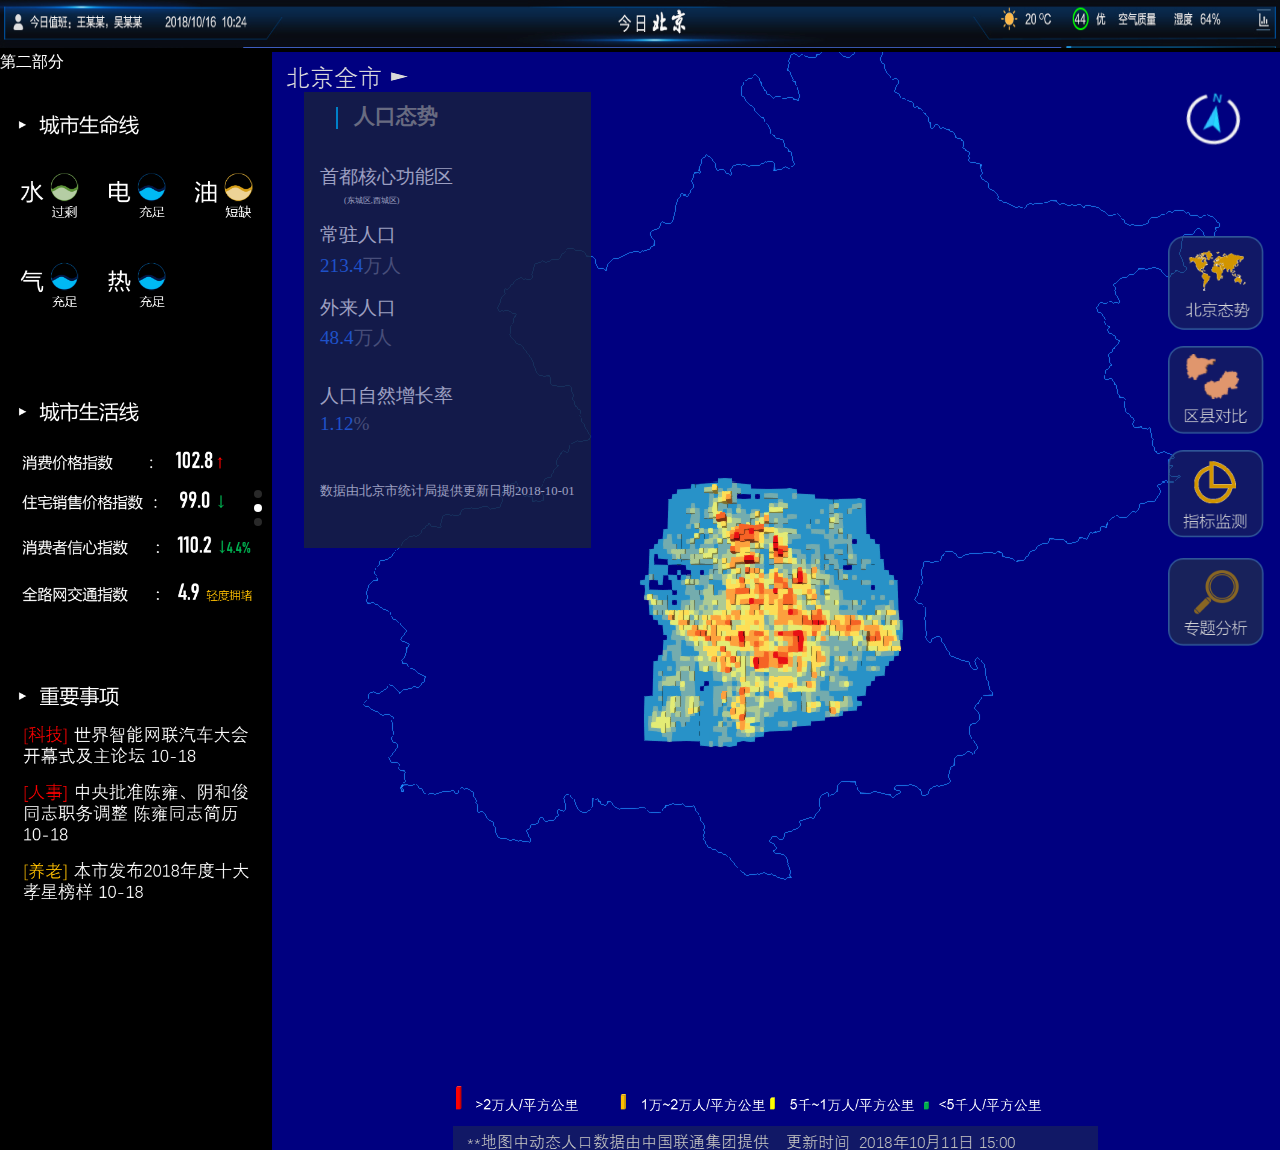
<file: WebContent/one/index.html>
<!DOCTYPE html>
<html lang="en">
<head>
    <meta charset="UTF-8">
    <title>首页</title>
    <link rel="stylesheet" type="text/css" href="../one/index.css">
    <link rel="stylesheet" type="text/css" href="../one/css/swiper.css">
    
    <!-- Bootstrap -->
    <!--link href="../js/bootstrap-3.3.7-dist/css/bootstrap.min.css" rel="stylesheet">
	<link href="../css/index.css" rel="stylesheet"-->
	<link href="../js/Cesium/Widgets/widgets.css" rel="stylesheet">
    <!-- HTML5 shim 和 Respond.js 是为了让 IE8 支持 HTML5 元素和媒体查询（media queries）功能 -->
    <!-- 警告：通过 file:// 协议（就是直接将 html 页面拖拽到浏览器中）访问页面时 Respond.js 不起作用 -->
    <!--[if lt IE 9]>
      <script src="https://cdn.jsdelivr.net/npm/html5shiv@3.7.3/dist/html5shiv.min.js"></script>
      <script src="https://cdn.jsdelivr.net/npm/respond.js@1.4.2/dest/respond.min.js"></script>
    <![endif]-->
    
    <script src="../js/custom/init.js"></script>
</head>
<body>
  <div class="_body">
      <img src="../one/image/top.png" class="t_1" alt="">
      <div class="_center">
         <div class="_left">
             <div class="swiper-container _ls">
                 <div class="swiper-wrapper">
                     <div class="swiper-slide">
                         <div><img src="../one/image/day.png" alt=""></div>
                         <div><img src="../one/image/day3.png" class="_d3" alt=""></div>
                         <div><img src="../one/image/day5.png" class="_d3" alt=""></div>
                         <div><img src="../one/image/day6.png" class="_d3" alt=""></div>
                     </div>
                     <div class="swiper-slide">
                         <div class="trunb">第二部分</div>
                         <div><img src="../one/image/day3.png" class="_d3" alt=""></div>
                         <div><img src="../one/image/day5.png" class="_d3" alt=""></div>
                         <div><img src="../one/image/day6.png" class="_d3" alt=""></div>
                     </div>
                     <div class="swiper-slide">
                         <div class="trunb">第二33部分</div>
                         <div><img src="../one/image/day3.png" class="_d3" alt=""></div>
                         <div><img src="../one/image/day5.png" class="_d3" alt=""></div>
                         <div><img src="../one/image/day6.png" class="_d3" alt=""></div>
                     </div>
                     
                 </div>
                 <div class="swiper-pagination"></div>
             </div>
         </div>
          <div class="_right">
          <div style="position: absolute;top: 40px;left: 0px;z-index: 50;">
            <!-- <img src="image/rk.png" class="rks rk_show" id="rk" alt="">-->
             <div  id="rk" class="bgrk">
                 <div class="_t_f"><span class="line"></span>人口态势</div>
                 <div class="_one">首都核心功能区</div>
                 <div class="_two">(东城区,西城区)</div>
                 <div class="_two2">常驻人口</div>
                 <div><span class="_two3">213.4</span>万人</div>
                 <div class="_two2">外来人口</div>
                 <div class="_two5"><span class="_two3">48.4</span>万人</div>
                 <div class="_two6">人口自然增长率</div>
                 <div class="_two7"><span class="_two3">1.12</span>%</div>
                 <div class="_two8">数据由北京市统计局提供更新日期2018-10-01</div>
             </div>
             <div id="dc" class="bgrk none">
                 <div class="_t_f"><span class="line"></span>共享单车态势</div>
                 <div class="_one">全市共享单车总数</div>
                 <div><span class="_two3">193.7</span>万量</div>
                 <div class="_two2">膜拜</div>
                 <div class="_two5"><span class="_two3">41.8</span>万辆</div>
                 <div class="_two6">OFO</div>
                 <div class="_two7"><span class="_two3">72.3</span>万辆</div>
                 <div class="_two6">小蓝单车</div>
                 <div class="_two7"><span class="_two3">32.3</span>万辆</div>
                 <div class="_two6">其他单车</div>
                 <div class="_two7"><span class="_two3">10.3</span>万辆</div>
                 <div class="_two8">数据由北京市统计局提供更新日期2018-10-01</div>
             </div>
             <div id="qy" class="bgrk none">
                 <div class="_t_f"><span class="line"></span>企业态势</div>
                 <div class="_one">地区生产总值(GDP)</div>
                 <div><span class="_two3">21443.4</span>亿元</div>
                 <div class="_two2">生产性服务业增加值</div>
                 <div class="_two5"><span class="_two3">41223.7</span>亿元</div>
                 <div class="_two6">文化创业产业增加值</div>
                 <div class="_two7"><span class="_two3">23409.3</span>亿元</div>
                 <div class="_two6">高技术产业增加值</div>
                 <div class="_two7"><span class="_two3">5127.3</span>亿元</div>
                 <div class="_two8">数据由北京市统计局提供更新日期2018-10-01</div>
             </div>
         </div>
          	  <div class="middlepanel_0" id="cesiumContainer"></div>
              <img src="../one/image/r_2.png" class="r1icon" alt="" style="position: absolute;top: 0px;left: 0px;">
              <img src="../one/image/right1.png" class="rig_1" alt="">
              <!--div style="position: absolute;top: 40px;left: 0px;display:none">
                  <img src="../one/image/rk.png" class="rks rk_show" id="rk" alt="">
                  <img src="../one/image/dc.png" class="rks dc_none" id="dc" alt="">
                  <img src="../one/image/qy.png" class="rks qy_none" id="qy" alt="">
              </div-->
              <!--北京态势模态框显示-->
              <div class="pos_rel none" id="showM">
                  <div class="_t_f"><span class="line"></span>北京态势</div>
                  <div class="_table _font">
                      <div class="_t_row">
                          <div class="_t_col">人</div>
                          <div class="_t_col">法人</div>
                          <div class="_t_col">物</div>
                      </div>
                  </div>
                  <div class="_table _font">
                      <div class="_t_row">
                          <div class="_t_col _border ttt"  onclick="loadData(0)">
                              <img src="../one/image/4g.png" class="tC" alt="" >
                              <!--span class="turnRed">动态人口分布</span-->
                              <span id="renkou">动态人口分布</span>
                          </div>
                          <div class="_t_col _border ttt" onclick="loadData(1)">
                          	<img src="../one/image/4g.png" class="tC" alt="" >
                          	<span id="company">高新技术企业布局</span>
                          </div>
                          <!--div class="_t_col"><img src="../one/image/4g.png" class="tC" onclick="gshare()" alt="">共享单车分布</div-->
                          <div class="_t_col ttt" onclick="loadData(2)">
                          	<img src="../one/image/4g.png" class="tC"  alt="">
                          	<span id="sharebikes">共享单车分布</span>
                          </div>
                      </div>
                  </div>
                  <div class="_table _font">
                      <div class="_t_row">
                          <div class="_t_col _border ttt"><img src="../one/image/4g.png" class="tC" alt=""><span>人口聚集态势</span></div>
                          <!--div class="_t_col _border"><img src="../one/image/4g.png" class="tC" alt=""><span>服务业务布局</span></div-->
                          <div class="_t_col _border ttt">
                          	<img src="../one/image/4g.png" class="tC" alt="" >
                          	<span>服务业务布局&nbsp&nbsp&nbsp&nbsp&nbsp&nbsp</span>
                          </div>
                          <div class="_t_col ttt" onclick="loadData(3)">
                          	<img src="../one/image/4g.png" class="tC" alt=""  >
                          	<span id="gongwuche">公务用车监控</span>
                          </div>
                      </div>
                  </div>
                  <div class="_table _font">
                      <div class="_t_row">
                          <div class="_t_col _border ttt"><img src="../one/image/4g.png" class="tC" alt=""><span>人口通勤态势</span></div>
                          <div class="_t_col _border ttt"><img src="../one/image/4g.png" class="tC" alt=""><span>金融业务布局&nbsp&nbsp&nbsp&nbsp&nbsp&nbsp</span></div>
                          <div class="_t_col ttt"><img src="../one/image/4g.png" class="tC" alt=""><span>空气质量检测</span></div>
                      </div>
                  </div>
                  <div class="_table _font">
                      <div class="_t_row">
                          <div class="_t_col _border ttt"><img src="../one/image/4g.png" class="tC" alt=""><span>北京职住态势</span></div>
                          <div class="_t_col _border ttt"></div>
                          <div class="_t_col ttt"><img src="../one/image/4g.png" class="tC" alt=""><span>智能垃圾桶&nbsp&nbsp&nbsp&nbsp</span></div>
                      </div>
                  </div>
                  <div class="_table _font">
                      <div class="_t_row">
                          <div class="_t_col _border"></div>
                          <div class="_t_col _border"></div>
                          <div class="_t_col ttt"><img src="../one/image/4g.png" class="tC" alt=""><span>城市积水态势</span></div>
                      </div>
                  </div>
              </div>
              <div class="line_right" style="position: absolute;right: 0px;top: 600px;">
                  <img src="../one/image/bt1.png" onclick="goShow()" class="_icon1 _jh" alt="">
                  <img src="../one/image/d3.png" class="_icon1" alt="">
                  <!--img src="../one/image/d4.png" onclick="goPage()" class="_icon1 _jh" alt=""-->
                  <a href="one.html" target="_blank" ><img src="../one/image/d4.png" class="_icon1 _jh" alt=""></a>
                  <img src="../one/image/d6.png" class="_icon1" alt="">
              </div> 
              <div>
                   <div class="bottom_s" id="rk1">
	                       <div>
	                           <img src="../one/image/rktst.png" class="small_r" alt="">
	                       </div>
	                      <div>
	                          <img src="../one/image/sfs.png" alt="">
	                      </div>
						  <div>
	                          <img src="../one/image/timeline.png" class="small_r_1" alt="">
	                      </div>
                   </div>
                   <div class="bottom_s none" id="gxdc">
	                     <div><img src="../one/image/gs.png" class="small_r" alt=""></div>
	                      <div><img src="../one/image/ss.png" alt=""></div>
	                      <div>
	                          <img src="../one/image/timeline.png" class="small_r_1" alt="">
	                      </div>
                   </div>
                   <div class="bottom_s none" id="gxjs">
                       <img src="../one/image/ss4.png" alt="">
                       <div>
                          <img src="../one/image/timeline.png" class="small_r_1" alt="">
                      </div>
                   </div>
               </div>
          </div>
      </div>
  </div>
  <!-- Swiper JS -->
  <script src="../one/js/swiper.min.js"></script>
  <script src="../one/js/jquery-1.8.3.min.js"></script>
  <!-- 加载 Bootstrap 的所有 JavaScript 插件。你也可以根据需要只加载单个插件。 -->
    <!--script src="../js/bootstrap-3.3.7-dist/js/bootstrap.min.js"></script-->
    <script src="../js/Cesium/Cesium.js"></script>
    <script src=../js/cesiumgeometry/CesiumGeometry.js></script>
    <script src="http://api.map.baidu.com/api?v=2.0&ak=WlL6G3hCucMtMAp3ub84dydFaB3BMT41"></script>
    <script src="../js/echarts/4.2.0-rc.2/echarts.min.js"></script>
    <script src="../js/echarts/4.2.0-rc.2/extension/bmap.min.js"></script>
    <script src="../js/custom/init.js"></script>
    <script src="../data/data.js"></script>
    <script src="../js/custom/assistpanel/assistpanel.js"></script>
    <script src="../js/custom/things/sharebikes.js"></script>
    <script src="../js/custom/things/gongwuche.js"></script>
  <!-- Initialize Swiper -->
  <script>
  var viewer;
  initMap();
  
      /*var swiper = new Swiper('.swiper-container', {
          direction: 'vertical',
          pagination: {
              el: '.swiper-pagination',
              clickable: true,
          },
      });
      */
      var swiper = new Swiper('.swiper-container', {
          direction: 'vertical',
          pagination: {
              el: '.swiper-pagination',
              clickable: true,
          },
          autoplay:true,
          speed: 2000,
          observer:true,
          observeParents:true,
          loop:true
      });
     function goShow(){
         var target=document.getElementById('showM');
         if (target.style.display=="block"){
             target.style.display="none";
         } else {
             target.style.display="block";
         }
     }
     function goPage(){
         window.location.href='one.html';
     }
     function gshare(){
         //共享单车 rk  dc qy
         var dc=document.getElementById('dc');
         var rk=document.getElementById('rk');
         var qy=document.getElementById('qy');
         if (dc.style.display=="block"){
             dc.style.display="none";
         } else {
             dc.style.display="block";
             rk.style.display="none";
             qy.style.display="none";
         }
     }
  </script>
</body>
</html>
</file>
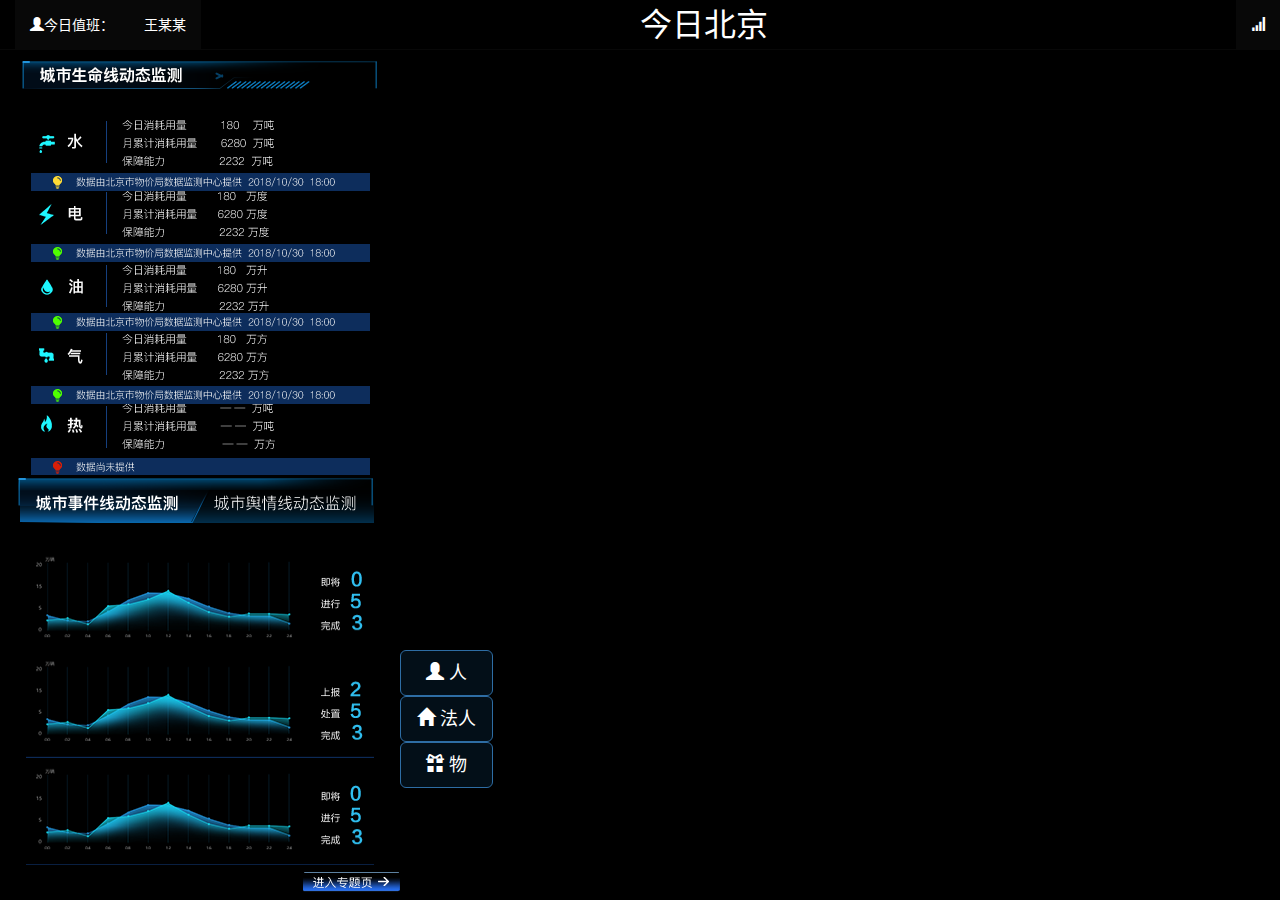
<file: WebContent/view/index.html>
<!DOCTYPE html>
<html lang="zh-CN">
  <head>
    <meta charset="utf-8">
    <meta http-equiv="X-UA-Compatible" content="IE=edge">
    <meta name="viewport" content="width=device-width, initial-scale=1">
    <!-- 上述3个meta标签*必须*放在最前面，任何其他内容都*必须*跟随其后！ -->
    <title>Bootstrap 101 Template</title>

    <!-- Bootstrap -->
    <link href="../js/bootstrap-3.3.7-dist/css/bootstrap.min.css" rel="stylesheet">
	<link href="../css/index.css" rel="stylesheet">
	<link href="../js/Cesium/Widgets/widgets.css" rel="stylesheet">
    <!-- HTML5 shim 和 Respond.js 是为了让 IE8 支持 HTML5 元素和媒体查询（media queries）功能 -->
    <!-- 警告：通过 file:// 协议（就是直接将 html 页面拖拽到浏览器中）访问页面时 Respond.js 不起作用 -->
    <!--[if lt IE 9]>
      <script src="https://cdn.jsdelivr.net/npm/html5shiv@3.7.3/dist/html5shiv.min.js"></script>
      <script src="https://cdn.jsdelivr.net/npm/respond.js@1.4.2/dest/respond.min.js"></script>
    <![endif]-->
    
    <script src="../js/custom/init.js"></script>
  </head>
  <body>
  
  	<nav class="navbar navbar-inverse navbar-fixed-top" style="height:45px;background-color: #000;">
      <div class="container-fluid">
        <div class="navbar-header" style="positon:absolute;left:50%;">
          <button type="button" class="navbar-toggle collapsed" data-toggle="collapse" data-target="#navbar" aria-expanded="false" aria-controls="navbar">
            <span class="sr-only">Toggle navigation</span>
            <span class="icon-bar"></span>
            <span class="icon-bar"></span>
            <span class="icon-bar"></span>
          </button>
          <!--a class="navbar-brand" href="#">Project name</a-->
          <div class="title">
          	今日北京
          </div>
        </div>
        <div id="navbar" class="collapse navbar-collapse">
          <div>
          	<ul class="nav navbar-nav">
	            <li class="active"><a href="#"><span class="glyphicon glyphicon-user"></span>今日值班：</a></li>
	            <li class="active"><a href="#">王某某</a></li>
         	 </ul>
          </div>
          
          <!--div class="title">
          	今日北京
          </div-->
         
          <div>
          	<ul class="nav navbar-nav navbar-right">
	            <li class="active" onclick="show_assistPanle()"><a href="#"><span class="glyphicon  glyphicon-signal"></span></a></li>
	            
         	 </ul>
          </div>
        </div><!--/.nav-collapse -->
      </div>
    </nav>
    
    <!--div class="container-fluid" style="margin-top:50px;">
	  <div class="row">
	    <div class="col-md-2 col-lg-2">.col-md-2</div>
	    <div class="col-md-8 col-lg-8" style="min-height:1080px;">
	    	.col-md-8
	    </div>
  		<div class="col-md-2 col-lg-2">.col-md-2</div>
	  </div>
	</div-->
<div id="main_panel">
	<div class="leftpanel">
		
		<div class="container-fluid" style="height:100%">
			<div class="row" style="height:50%">
				<nav class="navbar navbar-default leftpanel_up_navbar navbar_cus" role="navigation">
					<div class="container-fluid"> 
						<div class="navbar-header">
							<a class="navbar-brand" href="#"></a>
						</div>
					
					</div>
				</nav>
				<div class="container-fluid" style="height:100%;padding-top: 70px;">
					<div class="row leftpanel_up_0" style="height:20%">
						
					</div>
					<div class="row leftpanel_up_1" style="height:20%">
					
					</div>
					<div class="row leftpanel_up_2" style="height:20%">
					
					</div>
					<div class="row leftpanel_up_3" style="height:20%">
					
					</div>
					<div class="row leftpanel_up_4" style="height:20%">
					
					</div>
				</div>
				
			</div>
			<div class="row" style="height:50%">
				<nav class="navbar navbar-default leftpanel_down_navbar navbar_cus" role="navigation">
					<div class="container-fluid"> 
						<div class="navbar-header">
							<a class="navbar-brand" href="#"></a>
						</div>
					
					</div>
				</nav>
				<div class="container-fluid" style="height:100%;padding-top: 70px;">
					<div class="row leftpanel_down_0" style="height:30%">
					
					</div>
					<div class="row leftpanel_down_1" style="height:30%">
					
					</div>
					<div class="row leftpanel_down_2" style="height:30%">
					
					</div>
					
					<div class="row leftpanel_down_3" style="height:10%">
					
					</div>
				</div>
			</div>
			
		</div>
		
	</div>
	<div class="middlepanel">
		<div class="middlepanel_0" id="cesiumContainer"></div>
		<div class="middlepanel_1" id="middlepanel_1">
			
		</div>
		<div class="middlepanel_2">
			<button type="button" class="btn btn-primary btn-lg" style="background-color: #030f18;width: 93px;" onclick="loadData(0)">
			  <span class="glyphicon glyphicon-user"></span> 人
			</button>
			<button type="button" class="btn btn-primary btn-lg" style="background-color: #030f18;width: 93px;" onclick="loadData(1)">
			  <span class="glyphicon glyphicon-home"></span> 法人
			</button>
			<div class="dropdown">
				<button type="button" class="btn btn-primary btn-lg dropdown-toggle" style="background-color: #030f18;width: 93px;" id="dropdownMenu1" 
			data-toggle="dropdown">
				  <span class="glyphicon glyphicon-gift"></span> 物
				</button>
				<ul class="dropdown-menu wu_menu" role="menu"  style="background-color: #0d2d5c;" aria-labelledby="dropdownMenu1">
					<li role="presentation" class="dropdown-header dropdown-header_cus">交通出行</li>
					<li role="presentation" onclick="loadData(2)">
						<a role="menuitem" class="menuitem_cus" tabindex="-1" href="#">共享单车</a>
					</li>
					<li role="presentation">
						<a role="menuitem" class="menuitem_cus" tabindex="-1" href="#">出租车</a>
					</li>
					<li role="presentation">
						<a role="menuitem" class="menuitem_cus" tabindex="-1" href="#">
							滴滴
						</a>
					</li>
					<li role="presentation" onclick="loadData(3)">
						<a role="menuitem" class="menuitem_cus" tabindex="-1" href="#">
							公务用车
						</a>
					</li>
					<li role="presentation">
						<a role="menuitem" class="menuitem_cus" tabindex="-1" href="#">
							公交车
						</a>
					</li>
					<!-- li role="presentation" class="divider"></li-->
					<li role="presentation" class="dropdown-header dropdown-header_cus">物联网</li>
					<li role="presentation">
						<a role="menuitem" class="menuitem_cus" tabindex="-1" href="#">垃圾桶</a>
					</li>
					<li role="presentation">
						<a role="menuitem" class="menuitem_cus" tabindex="-1" href="#">智能灯杆</a>
					</li>
				</ul>
			</div>
			
		</div>
		<div class="middlepanel_3">
		</div>
	</div>
	<div class="rightpanel">
		<div class="container-fluid" style="height:100%">
			<div class="row" style="height:50%">
				<nav class="navbar navbar-default rightpanel_navbar_0 navbar_cus" role="navigation">
					<div class="container-fluid"> 
						<div class="navbar-header">
							<a class="navbar-brand" href="#"></a>
						</div>
					
					</div>
				</nav>
				<div class="container-fluid" style="height:100%;padding-top: 70px;">
					<div class="row rightpanel_0_0" style="height:25%">
					
					</div>
					<div class="row rightpanel_0_1" style="height:25%">
					
					</div>
					<div class="row rightpanel_0_2" style="height:25%">
					
					</div>
					<div class="row rightpanel_0_3" style="height:25%">
					
					</div>
					
				</div>
				
			</div>
			<div class="row" style="height:25%">
				<nav class="navbar navbar-default rightpanel_navbar_1 navbar_cus" role="navigation">
					<div class="container-fluid"> 
						<div class="navbar-header">
							<a class="navbar-brand" href="#"></a>
						</div>
					
					</div>
				</nav>
				<div class="container-fluid" style="height:100%;padding-top: 70px;">
					<div class="row rightpanel_1" style="height:100%">
					
					</div>
					
				</div>
				
			</div>
			<div class="row" style="height:25%">
				<nav class="navbar navbar-default rightpanel_navbar_2 navbar_cus" role="navigation">
					<div class="container-fluid"> 
						<div class="navbar-header">
							<a class="navbar-brand" href="#"></a>
						</div>
					
					</div>
				</nav>
				<div class="container-fluid" style="height:100%;padding-top: 70px;">
					<div class="row rightpanel_2" style="height:100%">
					
					</div>
					
				</div>
				
			</div>
		</div>
	</div>
</div>
<div id="assist_panel">
	<div class="container-fluid" style="height:100%">
		<div class="row" style="height:50%">
			<div class="col-md-3 col-lg-3 assist_panel_rowHeight">
				<nav class="navbar navbar-default assist_panel_navbar assist_panel_navbar_0 navbar_cus" role="navigation">
					<div class="container-fluid"> 
						<div class="navbar-header">
							<a class="navbar-brand" href="#"></a>
						</div>
					
					</div>
				</nav>
				<div class="container-fluid" style="height:100%;padding-top: 70px;">
					<div class="row" style="height:30%">
						<div class="col-md-4 col-lg-4" style="height:100%;" id="assist_panel_0_0">
							<div class="assist_panel_0_0_0">环境事故</div>
							<div class="assist_panel_0_0_1" style="color: white;text-align: center;"><h2>21起</h2></div>
							<div class="assist_panel_0_0_2"></div>
						</div>
						<div class="col-md-8 col-lg-8" style="height:100%;" id="assist_panel_0_1">
						</div>
					</div>
					<div class="row" style="height:40%">
						<div class="col-md-4 col-lg-4" style="height:100%;" id="assist_panel_0_2">
							<div class="assist_panel_0_0_0 assist_panel_0_2_0">空气质量</div>
							<div class="assist_panel_0_0_1 assist_panel_0_2_1" style="width:200px;height:160px;" id="assist_panel_0_2_1"></div>
							<div class="assist_panel_0_0_2 assist_panel_0_2_2"></div>
						</div>
						<div class="col-md-4 col-lg-4" style="height:100%;" id="assist_panel_0_3">
							<div class="assist_panel_0_0_0 assist_panel_0_3_0">pm2.5浓度</div>
							<div class="assist_panel_0_0_1 assist_panel_0_3_1" style="width:200px;height:160px;" id="assist_panel_0_3_1"><h2>21起</h2></div>
							<div class="assist_panel_0_0_2 assist_panel_0_3_2"></div>
						</div>
						<div class="col-md-4 col-lg-4" style="height:100%;" id="assist_panel_0_4">
							<div class="assist_panel_0_0_0 assist_panel_0_0_0 assist_panel_0_4_0">水环境质量</div>
							<div class="assist_panel_0_0_1 assist_panel_0_4_1" style="width:200px;height:160px;" id="assist_panel_0_4_1"><h2>21起</h2></div>
							<div class="assist_panel_0_0_2 assist_panel_0_4_2"></div>
						</div>
					</div>
					<div class="row" style="height:30%">
						<div class="col-md-4 col-lg-4" style="height:100%;" id="assist_panel_0_5">
							<div class=" assist_panel_0_0_0 assist_panel_0_5_0">垃圾焚烧监测</div>
							<div class="assist_panel_0_0_1 assist_panel_0_5_1" style="color: white;text-align: center;"><h2>21起</h2></div>
							<div class="assist_panel_0_0_2 assist_panel_0_5_2"></div>
						</div>
						<div class="col-md-8 col-lg-8" style="height:100%;" id="assist_panel_0_6"></div>
					</div>
					
				</div>
			</div>
			<div class="col-md-3 col-lg-3 assist_panel_rowHeight">
				<nav class="navbar navbar-default assist_panel_navbar assist_panel_navbar_1 navbar_cus" role="navigation">
					<div class="container-fluid"> 
						<div class="navbar-header">
							<a class="navbar-brand" href="#"></a>
						</div>
					
					</div>
				</nav>
				<div class="container-fluid" style="height:100%;padding-top: 70px;">
					<div class="row assist_panel_1" style="height:100%">
					
					</div>
					
				</div>
			</div>
			<div class="col-md-3 col-lg-3 assist_panel_rowHeight">
				<nav class="navbar navbar-default assist_panel_navbar assist_panel_navbar_2 navbar_cus" role="navigation">
					<div class="container-fluid"> 
						<div class="navbar-header">
							<a class="navbar-brand" href="#"></a>
						</div>
					
					</div>
				</nav>
				<div class="container-fluid" style="height:100%;padding-top: 70px;">
					<div class="row assist_panel_2" style="height:100%">
					
					</div>
					
				</div>
			</div>
			<div class="col-md-3 col-lg-3 assist_panel_rowHeight">
				<nav class="navbar navbar-default assist_panel_navbar assist_panel_navbar_3 navbar_cus" role="navigation">
					<div class="container-fluid"> 
						<div class="navbar-header">
							<a class="navbar-brand" href="#"></a>
						</div>
					
					</div>
				</nav>
				<div class="container-fluid" style="height:100%;padding-top: 70px;">
					<div class="row assist_panel_3" style="height:100%">
					
					</div>
					
				</div>
			</div>
		</div>
		<div class="row" style="height:50%">
			<div class="col-md-3 col-lg-3 assist_panel_rowHeight">
				<nav class="navbar navbar-default assist_panel_navbar assist_panel_navbar_4 navbar_cus" role="navigation">
					<div class="container-fluid"> 
						<div class="navbar-header">
							<a class="navbar-brand" href="#"></a>
						</div>
					
					</div>
				</nav>
				<div class="container-fluid" style="height:100%;padding-top: 70px;">
					<div class="row assist_panel_4" style="height:100%">
					
					</div>
					
				</div>
			</div>
			<div class="col-md-3 col-lg-3 assist_panel_rowHeight">
				<nav class="navbar navbar-default assist_panel_navbar assist_panel_navbar_5 navbar_cus" role="navigation">
					<div class="container-fluid"> 
						<div class="navbar-header">
							<a class="navbar-brand" href="#"></a>
						</div>
					
					</div>
				</nav>
				<div class="container-fluid" style="height:100%;padding-top: 70px;">
					<div class="row assist_panel_5" style="height:100%">
					
					</div>
					
				</div>
			</div>
			<div class="col-md-3 col-lg-3 assist_panel_rowHeight">
				<nav class="navbar navbar-default assist_panel_navbar assist_panel_navbar_6 navbar_cus" role="navigation">
					<div class="container-fluid"> 
						<div class="navbar-header">
							<a class="navbar-brand" href="#"></a>
						</div>
					
					</div>
				</nav>
				<div class="container-fluid" style="height:100%;padding-top: 70px;">
					<div class="row assist_panel_6" style="height:100%">
					
					</div>
					
				</div>
			</div>
			<div class="col-md-3 col-lg-3 assist_panel_rowHeight">
				<nav class="navbar navbar-default assist_panel_navbar assist_panel_navbar_7 navbar_cus" role="navigation">
					<div class="container-fluid"> 
						<div class="navbar-header">
							<a class="navbar-brand" href="#"></a>
						</div>
					
					</div>
				</nav>
				<div class="container-fluid" style="height:100%;padding-top: 70px;">
					<div class="row assist_panel_7" style="height:100%">
					
					</div>
					
				</div>
			</div>
		</div>
	</div>
</div>
    <!-- jQuery (Bootstrap 的所有 JavaScript 插件都依赖 jQuery，所以必须放在前边) -->
    <script src="../js/jquery/jquery-1.11.2.min.js"></script>
    <!-- 加载 Bootstrap 的所有 JavaScript 插件。你也可以根据需要只加载单个插件。 -->
    <script src="../js/bootstrap-3.3.7-dist/js/bootstrap.min.js"></script>
    <script src="../js/Cesium/Cesium.js"></script>
    <script src="http://api.map.baidu.com/api?v=2.0&ak=WlL6G3hCucMtMAp3ub84dydFaB3BMT41"></script>
    <script src="../js/echarts/4.2.0-rc.2/echarts.min.js"></script>
    <script src="../js/echarts/4.2.0-rc.2/extension/bmap.min.js"></script>
    <script src="../js/custom/init.js"></script>
    <script src="../data/data.js"></script>
    <script src="../js/custom/assistpanel/assistpanel.js"></script>
    <script src="../js/custom/things/sharebikes.js"></script>
    <script src="../js/custom/things/gongwuche.js"></script>
    <script>
    var viewer;
    //initMap();
    /*
    var viewer = new Cesium.Viewer('cesiumContainer', {
    	imageryProvider: new Cesium.ArcGisMapServerImageryProvider({
            url: 'https://services.arcgisonline.com/arcgis/rest/services/Canvas/World_Dark_Gray_Base/MapServer'
        }),

        //sceneMode : Cesium.SceneMode.SCENE2D,
        timeline : true,
        animation : false,
        shouldAnimate : true
    });
   
    var dataSource = Cesium.GeoJsonDataSource.load('../data/beijingshijie.topojson',{
    	  stroke: Cesium.Color.HOTPINK,
	  	  fill: Cesium.Color.TRANSPARENT,
	  	  stroke:Cesium.Color.DODGERBLUE,
	  	  strokeWidth: 3
	  	  
    });
    
    
    viewer.dataSources.add(dataSource);
    viewer.flyTo(dataSource);
    */
  </script>
  </body>
</html>
</file>
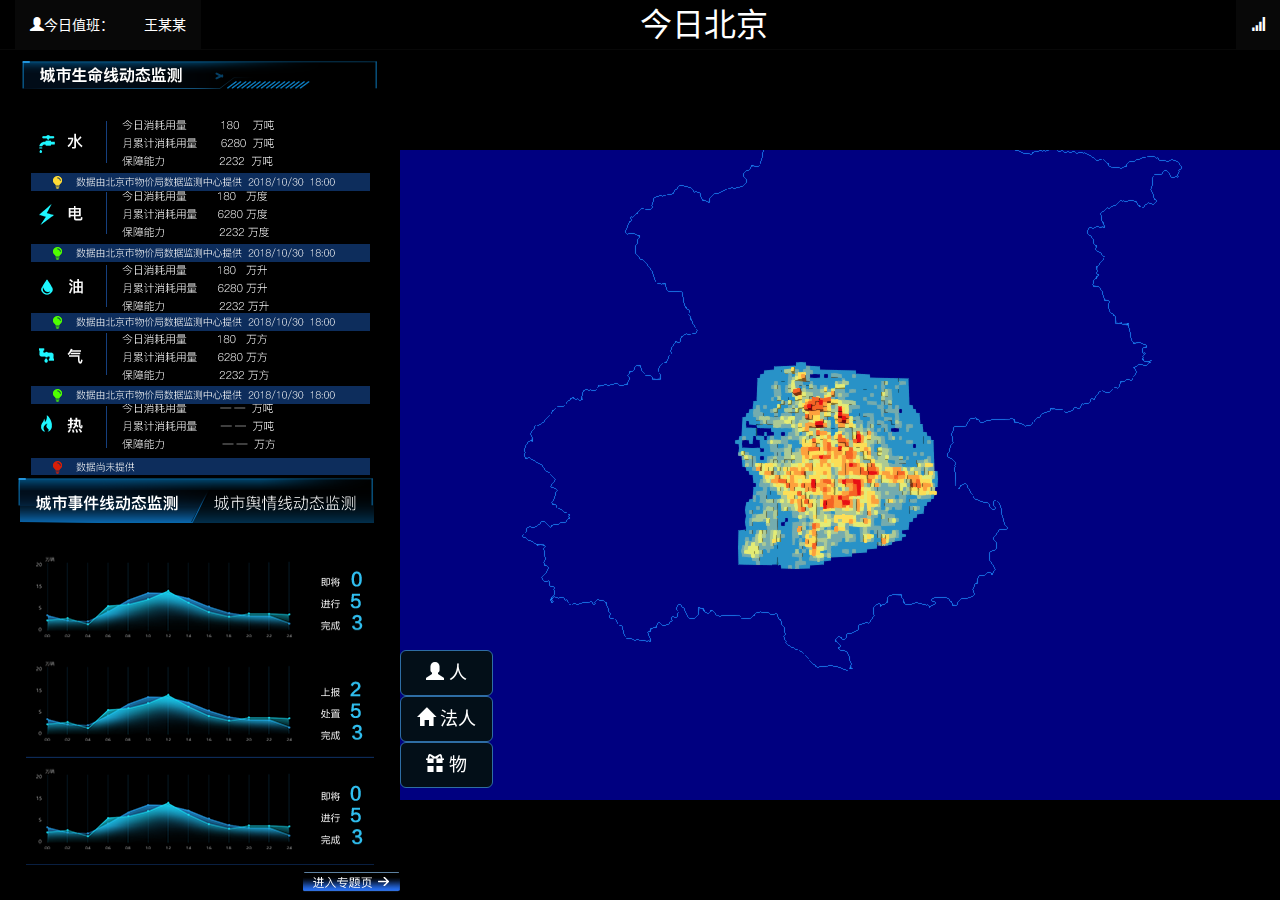
<file: WebContent/view/indexv1.html>
<!DOCTYPE html>
<html lang="zh-CN">
  <head>
    <meta charset="utf-8">
    <meta http-equiv="X-UA-Compatible" content="IE=edge">
    <meta name="viewport" content="width=device-width, initial-scale=1">
    <!-- 上述3个meta标签*必须*放在最前面，任何其他内容都*必须*跟随其后！ -->
    <title>Bootstrap 101 Template</title>

    <!-- Bootstrap -->
    <link href="../js/bootstrap-3.3.7-dist/css/bootstrap.min.css" rel="stylesheet">
	<link href="../css/index.css" rel="stylesheet">
	<link href="../js/Cesium/Widgets/widgets.css" rel="stylesheet">
    <!-- HTML5 shim 和 Respond.js 是为了让 IE8 支持 HTML5 元素和媒体查询（media queries）功能 -->
    <!-- 警告：通过 file:// 协议（就是直接将 html 页面拖拽到浏览器中）访问页面时 Respond.js 不起作用 -->
    <!--[if lt IE 9]>
      <script src="https://cdn.jsdelivr.net/npm/html5shiv@3.7.3/dist/html5shiv.min.js"></script>
      <script src="https://cdn.jsdelivr.net/npm/respond.js@1.4.2/dest/respond.min.js"></script>
    <![endif]-->
    
    <script src="../js/custom/init.js"></script>
  </head>
  <body>
  
  	<nav class="navbar navbar-inverse navbar-fixed-top" style="height:45px;background-color: #000;">
      <div class="container-fluid">
        <div class="navbar-header" style="positon:absolute;left:50%;">
          <button type="button" class="navbar-toggle collapsed" data-toggle="collapse" data-target="#navbar" aria-expanded="false" aria-controls="navbar">
            <span class="sr-only">Toggle navigation</span>
            <span class="icon-bar"></span>
            <span class="icon-bar"></span>
            <span class="icon-bar"></span>
          </button>
          <!--a class="navbar-brand" href="#">Project name</a-->
          <div class="title">
          	今日北京
          </div>
        </div>
        <div id="navbar" class="collapse navbar-collapse">
          <div>
          	<ul class="nav navbar-nav">
	            <li class="active"><a href="#"><span class="glyphicon glyphicon-user"></span>今日值班：</a></li>
	            <li class="active"><a href="#">王某某</a></li>
         	 </ul>
          </div>
          
          <!--div class="title">
          	今日北京
          </div-->
         
          <div>
          	<ul class="nav navbar-nav navbar-right">
	            <li class="active" onclick="show_assistPanle()"><a href="#"><span class="glyphicon  glyphicon-signal"></span></a></li>
	            
         	 </ul>
          </div>
        </div><!--/.nav-collapse -->
      </div>
    </nav>
    
    <!--div class="container-fluid" style="margin-top:50px;">
	  <div class="row">
	    <div class="col-md-2 col-lg-2">.col-md-2</div>
	    <div class="col-md-8 col-lg-8" style="min-height:1080px;">
	    	.col-md-8
	    </div>
  		<div class="col-md-2 col-lg-2">.col-md-2</div>
	  </div>
	</div-->
<div id="main_panel">
	<div class="leftpanel">
		
		<div class="container-fluid" style="height:100%">
			<div class="row" style="height:50%">
				<nav class="navbar navbar-default leftpanel_up_navbar navbar_cus" role="navigation">
					<div class="container-fluid"> 
						<div class="navbar-header">
							<a class="navbar-brand" href="#"></a>
						</div>
					
					</div>
				</nav>
				<div class="container-fluid" style="height:100%;padding-top: 70px;">
					<div class="row leftpanel_up_0" style="height:20%">
						
					</div>
					<div class="row leftpanel_up_1" style="height:20%">
					
					</div>
					<div class="row leftpanel_up_2" style="height:20%">
					
					</div>
					<div class="row leftpanel_up_3" style="height:20%">
					
					</div>
					<div class="row leftpanel_up_4" style="height:20%">
					
					</div>
				</div>
				
			</div>
			<div class="row" style="height:50%">
				<nav class="navbar navbar-default leftpanel_down_navbar navbar_cus" role="navigation">
					<div class="container-fluid"> 
						<div class="navbar-header">
							<a class="navbar-brand" href="#"></a>
						</div>
					
					</div>
				</nav>
				<div class="container-fluid" style="height:100%;padding-top: 70px;">
					<div class="row leftpanel_down_0" style="height:30%">
					
					</div>
					<div class="row leftpanel_down_1" style="height:30%">
					
					</div>
					<div class="row leftpanel_down_2" style="height:30%">
					
					</div>
					
					<div class="row leftpanel_down_3" style="height:10%">
					
					</div>
				</div>
			</div>
			
		</div>
		
	</div>
	<div class="middlepanel">
		<div class="middlepanel_0" id="cesiumContainer"></div>
		<div class="middlepanel_1" id="middlepanel_1">
			
		</div>
		<div class="middlepanel_2">
			<button type="button" class="btn btn-primary btn-lg" style="background-color: #030f18;width: 93px;" onclick="loadData(0)">
			  <span class="glyphicon glyphicon-user"></span> 人
			</button>
			<button type="button" class="btn btn-primary btn-lg" style="background-color: #030f18;width: 93px;" onclick="loadData(1)">
			  <span class="glyphicon glyphicon-home"></span> 法人
			</button>
			<div class="dropdown">
				<button type="button" class="btn btn-primary btn-lg dropdown-toggle" style="background-color: #030f18;width: 93px;" id="dropdownMenu1" 
			data-toggle="dropdown">
				  <span class="glyphicon glyphicon-gift"></span> 物
				</button>
				<ul class="dropdown-menu wu_menu" role="menu"  style="background-color: #0d2d5c;" aria-labelledby="dropdownMenu1">
					<li role="presentation" class="dropdown-header dropdown-header_cus">交通出行</li>
					<li role="presentation" onclick="loadData(2)">
						<a role="menuitem" class="menuitem_cus" tabindex="-1" href="#">共享单车</a>
					</li>
					<li role="presentation">
						<a role="menuitem" class="menuitem_cus" tabindex="-1" href="#">出租车</a>
					</li>
					<li role="presentation">
						<a role="menuitem" class="menuitem_cus" tabindex="-1" href="#">
							滴滴
						</a>
					</li>
					<li role="presentation" onclick="loadData(3)">
						<a role="menuitem" class="menuitem_cus" tabindex="-1" href="#">
							公务用车
						</a>
					</li>
					<li role="presentation">
						<a role="menuitem" class="menuitem_cus" tabindex="-1" href="#">
							公交车
						</a>
					</li>
					<!-- li role="presentation" class="divider"></li-->
					<li role="presentation" class="dropdown-header dropdown-header_cus">物联网</li>
					<li role="presentation">
						<a role="menuitem" class="menuitem_cus" tabindex="-1" href="#">垃圾桶</a>
					</li>
					<li role="presentation">
						<a role="menuitem" class="menuitem_cus" tabindex="-1" href="#">智能灯杆</a>
					</li>
				</ul>
			</div>
			
		</div>
		<div class="middlepanel_3">
		</div>
	</div>
	<div class="rightpanel">
		<div class="container-fluid" style="height:100%">
			<div class="row" style="height:50%">
				<nav class="navbar navbar-default rightpanel_navbar_0 navbar_cus" role="navigation">
					<div class="container-fluid"> 
						<div class="navbar-header">
							<a class="navbar-brand" href="#"></a>
						</div>
					
					</div>
				</nav>
				<div class="container-fluid" style="height:100%;padding-top: 70px;">
					<div class="row rightpanel_0_0" style="height:25%">
					
					</div>
					<div class="row rightpanel_0_1" style="height:25%">
					
					</div>
					<div class="row rightpanel_0_2" style="height:25%">
					
					</div>
					<div class="row rightpanel_0_3" style="height:25%">
					
					</div>
					
				</div>
				
			</div>
			<div class="row" style="height:25%">
				<nav class="navbar navbar-default rightpanel_navbar_1 navbar_cus" role="navigation">
					<div class="container-fluid"> 
						<div class="navbar-header">
							<a class="navbar-brand" href="#"></a>
						</div>
					
					</div>
				</nav>
				<div class="container-fluid" style="height:100%;padding-top: 70px;">
					<div class="row rightpanel_1" style="height:100%">
					
					</div>
					
				</div>
				
			</div>
			<div class="row" style="height:25%">
				<nav class="navbar navbar-default rightpanel_navbar_2 navbar_cus" role="navigation">
					<div class="container-fluid"> 
						<div class="navbar-header">
							<a class="navbar-brand" href="#"></a>
						</div>
					
					</div>
				</nav>
				<div class="container-fluid" style="height:100%;padding-top: 70px;">
					<div class="row rightpanel_2" style="height:100%">
					
					</div>
					
				</div>
				
			</div>
		</div>
	</div>
</div>
<div id="assist_panel">
	<div class="container-fluid" style="height:100%">
		<div class="row" style="height:50%">
			<div class="col-md-3 col-lg-3 assist_panel_rowHeight">
				<nav class="navbar navbar-default assist_panel_navbar assist_panel_navbar_0 navbar_cus" role="navigation">
					<div class="container-fluid"> 
						<div class="navbar-header">
							<a class="navbar-brand" href="#"></a>
						</div>
					
					</div>
				</nav>
				<div class="container-fluid" style="height:100%;padding-top: 70px;">
					<div class="row" style="height:30%">
						<div class="col-md-4 col-lg-4" style="height:100%;" id="assist_panel_0_0">
							<div class="assist_panel_0_0_0">环境事故</div>
							<div class="assist_panel_0_0_1" style="color: white;text-align: center;"><h2>21起</h2></div>
							<div class="assist_panel_0_0_2"></div>
						</div>
						<div class="col-md-8 col-lg-8" style="height:100%;" id="assist_panel_0_1">
						</div>
					</div>
					<div class="row" style="height:40%">
						<div class="col-md-4 col-lg-4" style="height:100%;" id="assist_panel_0_2">
							<div class="assist_panel_0_0_0 assist_panel_0_2_0">空气质量</div>
							<div class="assist_panel_0_0_1 assist_panel_0_2_1" style="width:200px;height:160px;" id="assist_panel_0_2_1"></div>
							<div class="assist_panel_0_0_2 assist_panel_0_2_2"></div>
						</div>
						<div class="col-md-4 col-lg-4" style="height:100%;" id="assist_panel_0_3">
							<div class="assist_panel_0_0_0 assist_panel_0_3_0">pm2.5浓度</div>
							<div class="assist_panel_0_0_1 assist_panel_0_3_1" style="width:200px;height:160px;" id="assist_panel_0_3_1"><h2>21起</h2></div>
							<div class="assist_panel_0_0_2 assist_panel_0_3_2"></div>
						</div>
						<div class="col-md-4 col-lg-4" style="height:100%;" id="assist_panel_0_4">
							<div class="assist_panel_0_0_0 assist_panel_0_0_0 assist_panel_0_4_0">水环境质量</div>
							<div class="assist_panel_0_0_1 assist_panel_0_4_1" style="width:200px;height:160px;" id="assist_panel_0_4_1"><h2>21起</h2></div>
							<div class="assist_panel_0_0_2 assist_panel_0_4_2"></div>
						</div>
					</div>
					<div class="row" style="height:30%">
						<div class="col-md-4 col-lg-4" style="height:100%;" id="assist_panel_0_5">
							<div class=" assist_panel_0_0_0 assist_panel_0_5_0">垃圾焚烧监测</div>
							<div class="assist_panel_0_0_1 assist_panel_0_5_1" style="color: white;text-align: center;"><h2>21起</h2></div>
							<div class="assist_panel_0_0_2 assist_panel_0_5_2"></div>
						</div>
						<div class="col-md-8 col-lg-8" style="height:100%;" id="assist_panel_0_6"></div>
					</div>
					
				</div>
			</div>
			<div class="col-md-3 col-lg-3 assist_panel_rowHeight">
				<nav class="navbar navbar-default assist_panel_navbar assist_panel_navbar_1 navbar_cus" role="navigation">
					<div class="container-fluid"> 
						<div class="navbar-header">
							<a class="navbar-brand" href="#"></a>
						</div>
					
					</div>
				</nav>
				<div class="container-fluid" style="height:100%;padding-top: 70px;">
					<div class="row assist_panel_1" style="height:100%">
					
					</div>
					
				</div>
			</div>
			<div class="col-md-3 col-lg-3 assist_panel_rowHeight">
				<nav class="navbar navbar-default assist_panel_navbar assist_panel_navbar_2 navbar_cus" role="navigation">
					<div class="container-fluid"> 
						<div class="navbar-header">
							<a class="navbar-brand" href="#"></a>
						</div>
					
					</div>
				</nav>
				<div class="container-fluid" style="height:100%;padding-top: 70px;">
					<div class="row assist_panel_2" style="height:100%">
					
					</div>
					
				</div>
			</div>
			<div class="col-md-3 col-lg-3 assist_panel_rowHeight">
				<nav class="navbar navbar-default assist_panel_navbar assist_panel_navbar_3 navbar_cus" role="navigation">
					<div class="container-fluid"> 
						<div class="navbar-header">
							<a class="navbar-brand" href="#"></a>
						</div>
					
					</div>
				</nav>
				<div class="container-fluid" style="height:100%;padding-top: 70px;">
					<div class="row assist_panel_3" style="height:100%">
					
					</div>
					
				</div>
			</div>
		</div>
		<div class="row" style="height:50%">
			<div class="col-md-3 col-lg-3 assist_panel_rowHeight">
				<nav class="navbar navbar-default assist_panel_navbar assist_panel_navbar_4 navbar_cus" role="navigation">
					<div class="container-fluid"> 
						<div class="navbar-header">
							<a class="navbar-brand" href="#"></a>
						</div>
					
					</div>
				</nav>
				<div class="container-fluid" style="height:100%;padding-top: 70px;">
					<div class="row assist_panel_4" style="height:100%">
					
					</div>
					
				</div>
			</div>
			<div class="col-md-3 col-lg-3 assist_panel_rowHeight">
				<nav class="navbar navbar-default assist_panel_navbar assist_panel_navbar_5 navbar_cus" role="navigation">
					<div class="container-fluid"> 
						<div class="navbar-header">
							<a class="navbar-brand" href="#"></a>
						</div>
					
					</div>
				</nav>
				<div class="container-fluid" style="height:100%;padding-top: 70px;">
					<div class="row assist_panel_5" style="height:100%">
					
					</div>
					
				</div>
			</div>
			<div class="col-md-3 col-lg-3 assist_panel_rowHeight">
				<nav class="navbar navbar-default assist_panel_navbar assist_panel_navbar_6 navbar_cus" role="navigation">
					<div class="container-fluid"> 
						<div class="navbar-header">
							<a class="navbar-brand" href="#"></a>
						</div>
					
					</div>
				</nav>
				<div class="container-fluid" style="height:100%;padding-top: 70px;">
					<div class="row assist_panel_6" style="height:100%">
					
					</div>
					
				</div>
			</div>
			<div class="col-md-3 col-lg-3 assist_panel_rowHeight">
				<nav class="navbar navbar-default assist_panel_navbar assist_panel_navbar_7 navbar_cus" role="navigation">
					<div class="container-fluid"> 
						<div class="navbar-header">
							<a class="navbar-brand" href="#"></a>
						</div>
					
					</div>
				</nav>
				<div class="container-fluid" style="height:100%;padding-top: 70px;">
					<div class="row assist_panel_7" style="height:100%">
					
					</div>
					
				</div>
			</div>
		</div>
	</div>
</div>
    <!-- jQuery (Bootstrap 的所有 JavaScript 插件都依赖 jQuery，所以必须放在前边) -->
    <script src="../js/jquery/jquery-1.11.2.min.js"></script>
    <!-- 加载 Bootstrap 的所有 JavaScript 插件。你也可以根据需要只加载单个插件。 -->
    <script src="../js/bootstrap-3.3.7-dist/js/bootstrap.min.js"></script>
    <script src="../js/Cesium/Cesium.js"></script>
    <script src=../js/cesiumgeometry/CesiumGeometry.js></script>
    <script src="http://api.map.baidu.com/api?v=2.0&ak=WlL6G3hCucMtMAp3ub84dydFaB3BMT41"></script>
    <script src="../js/echarts/4.2.0-rc.2/echarts.min.js"></script>
    <script src="../js/echarts/4.2.0-rc.2/extension/bmap.min.js"></script>
    <script src="../js/custom/init.js"></script>
    <script src="../data/data.js"></script>
    <script src="../js/custom/assistpanel/assistpanel.js"></script>
    <script src="../js/custom/things/sharebikes.js"></script>
    <script src="../js/custom/things/gongwuche.js"></script>
    <script>
    var viewer;
    initMap();
    /*
    var viewer = new Cesium.Viewer('cesiumContainer', {
    	imageryProvider: new Cesium.ArcGisMapServerImageryProvider({
            url: 'https://services.arcgisonline.com/arcgis/rest/services/Canvas/World_Dark_Gray_Base/MapServer'
        }),

        //sceneMode : Cesium.SceneMode.SCENE2D,
        timeline : true,
        animation : false,
        shouldAnimate : true
    });
   
    var dataSource = Cesium.GeoJsonDataSource.load('../data/beijingshijie.topojson',{
    	  stroke: Cesium.Color.HOTPINK,
	  	  fill: Cesium.Color.TRANSPARENT,
	  	  stroke:Cesium.Color.DODGERBLUE,
	  	  strokeWidth: 3
	  	  
    });
    
    
    viewer.dataSources.add(dataSource);
    viewer.flyTo(dataSource);
    */
  </script>
  </body>
</html>
</file>
<file: WebContent/one/index.css>
.middlepanel_0 {
    position: relative;
    /* position: absolute; */
    width: 100%;
    height: 100%;
    /* left: 400px; */
    /* right: 400px; */
    /* top: 50px; */
    background: #000;
}
.t_1{
    width: 100%;
    height: 3rem;
}
body{
    margin:0 auto;
    padding:0;
    background-color: #000;
}
._left {
    width: 25%;
    height: 100%;
    background-color: #000;
}
._d3{
    width: 17rem;
    height: auto;
    margin-top: 2rem;
}
.trunb{
    color:#fff;
}
._ls{
    height: 57rem;
}
._right{
    background-image:url("image/b1.png");
    width: 100%;
    position: relative;
}
._center{
    display:flex;
    justify-content: space-between;
}
.pos_rel{
    width: 36rem;
    height: 23rem;
    background-color: rgba(0,0,0,0.7);
    margin: 0 auto;
    position: absolute;
    top: 22rem;
    left: 33%;;
}
._t_f{
    color: #838681;
    height: 3rem;
    line-height: 3rem;
    font-size: 1.3rem;
    font-weight: 600;
    margin-left: 1rem;
}
._one {
    color: #c3c7d2;
    font-size: 1.2rem;
    margin-top: 1.5rem;
}
._two {
	color: #c3c7d2;
    font-size: .5rem;
    margin-left: 1.5rem;
    margin-top: .3rem;
}
._two2 {
	color: #c3c7d2;
    margin: 1rem 0 .3rem 0;
}
._two3 {
    color: #2766DA;
}
._two6 {
	color: #c3c7d2;
    margin: 2rem 0 .2rem 0;
}
._two8 {
	color: #c3c7d2;
    margin-top: 3rem;
    font-size: .8rem;
    padding-bottom: 3rem;
}
.small_r {
    width: 40rem;
    height: auto;
}
.small_r_1 {
    width: 50rem;
    height: auto;
}
._table{
    display: table;
    width:100%;
}
._t_row{
    display: table-row;
    text-align: center;
    height: 3rem;
    line-height: 3rem;
}
._t_col{
    display: table-cell;
    width: 30%;
    cursor:pointer;
}
._font{
    color:#838681;
}
._ts{

}
.line{
    display: inline-block;
    background-color: #01A0DB;
    width: 2px;
    height: 22px;
    margin-right: 1rem;
    vertical-align: middle;
}
._border{
    border-right:1px solid #838681;
}
._icon1 {
    width: 6rem;
    height: auto;
    margin-bottom: 1rem;
}
.line_right {
    display: flex;
    flex-direction: column;
    align-items: flex-end;
    margin-right: 1rem;
    margin-top: -26rem
}
.rig_1 {
    position: absolute;
    right: 2rem;
    width: 4.5rem;
    height: auto;
    top: 2rem;
}
.none{
    display: none;
}
._jh:hover{
    cursor:pointer;
}
.tC {
    width: 2rem;
    height: auto;
    vertical-align: middle;
}
.turnRed{
    color:red;
}
.dc_none{
    display: none;
}
.qy_none{
    display: none;
}
.bottom_s {
    color: #838681;
    width: 100%;
    height: 5rem;
    position: absolute;
    bottom: 2rem;
    text-align: center;
}
.bgrk {
    background-color: #18213D;
    padding-left: 1rem;
    color: #5A6279;
    font-size: 1.2rem;
    padding-right: 1rem;
    margin-left: 2rem;
    opacity: .8;
}
.none{
	display:none;
}
</file>
<file: WebContent/css/index.css>
@charset "UTF-8";
.title{
	    /*width: 50px;*/
    height: 50px;
    margin: auto;
    text-align: center;
    line-height: 50px;
    color: white;
    font-size: 32px;
        position: absolute;
    left: 50%;
}
.leftpanel{
	    width: 400px;
    position: absolute;
    top: 50px;
    background: black;
    bottom: 0px;
    left: 0px;
}
.navbar_cus{
	border: 0px;
}
.leftpanel_up_navbar{
	    position: absolute;
    right: 0px;
    left: 0px;
    background: url(../img/leftpanel_up/leftpanelup_title.png) no-repeat center center;
}
.leftpanel_down_navbar{
	    position: absolute;
    right: 0px;
    left: 0px;
    background: url(../img/leftpanel_down/leftpaneldown_title.png) no-repeat center center;
}
.rightpanel_navbar_0{
	 position: absolute;
    right: 0px;
    left: 0px;
    background: url(../img/rightpanel_0/rightpanel_0_title.png) no-repeat center center;
}
.rightpanel_navbar_1{
	 position: absolute;
    right: 0px;
    left: 0px;
    background: url(../img/rightpanel_1/rightpanel_1_title.png) no-repeat center center;
}
.rightpanel_navbar_2{
	 position: absolute;
    right: 0px;
    left: 0px;
    background: url(../img/rightpanel_2/rightpanel_2_title.png) no-repeat center center;
}
.assist_panel_navbar{
	position: absolute;
    right: 0px;
    left: 0px;
    /*background: url(../img/标题.png) no-repeat left center;*/
}
.assist_panel_navbar_0{
	background: url(../img/assistpanel/pc-2_03.png) no-repeat left center;
}
.assist_panel_navbar_1{
	background: url(../img/assistpanel/pc-2_05.png) no-repeat left center;
}
.assist_panel_navbar_2{
	background: url(../img/assistpanel/pc-2_07.png) no-repeat left center;
}
.assist_panel_navbar_3{
	background: url(../img/assistpanel/pc-2_09.png) no-repeat left center;
}

.assist_panel_navbar_4{
	background: url(../img/assistpanel/pc-2_19.png) no-repeat left center;
}
.assist_panel_navbar_5{
	background: url(../img/assistpanel/pc-2_20.png) no-repeat left center;
}
.assist_panel_navbar_6{
	background: url(../img/assistpanel/pc-2_21.png) no-repeat left center;
}
.assist_panel_navbar_7{
	background: url(../img/assistpanel/pc-2_22.png) no-repeat left center;
}

.leftpanel_up_0{
	background: url(../img/leftpanel_up/1.png) no-repeat center center;
}
.leftpanel_up_1{
	background: url(../img/leftpanel_up/2.png) no-repeat center center;
}
.leftpanel_up_2{
	background: url(../img/leftpanel_up/3.png) no-repeat center center;
}
.leftpanel_up_3{
	background: url(../img/leftpanel_up/4.png) no-repeat center center;
}
.leftpanel_up_4{
	background: url(../img/leftpanel_up/5.png) no-repeat center center;
}
.leftpanel_down_0{
	background: url(../img/leftpanel_down/1a.png) no-repeat center center;
}
.leftpanel_down_1{
	background: url(../img/leftpanel_down/2a.png) no-repeat center center;
}
.leftpanel_down_2{
	background: url(../img/leftpanel_down/3a.png) no-repeat center center;
}
.leftpanel_down_3{
	background: url(../img/leftpanel_down/daohang.png) no-repeat right center;
}
.rightpanel_0_0{
	background: url(../img/rightpanel_0/001.png) no-repeat center center;
}
.rightpanel_0_1{
	background: url(../img/rightpanel_0/002.png) no-repeat center center;
}
.rightpanel_0_2{
	background: url(../img/rightpanel_0/003.png) no-repeat center center;
}
.rightpanel_0_3{
	background: url(../img/rightpanel_0/004.png) no-repeat center center;
}
.rightpanel_1{
	background: url(../img/rightpanel_1/content.png) no-repeat center center;
}
.rightpanel_2{
	background: url(../img/rightpanel_2/0031.png) no-repeat center center;
}
.middlepanel{
    position: absolute;
    left:400px;
    right: 0px;
    top: 50px;
    bottom: 0px;
    background: #808000;
    
}
.middlepanel_0{
       position: relative;
    /* position: absolute; */
    width: 100%;
    height: 100%;
    /* left: 400px; */
    /* right: 400px; */
    /* top: 50px; */
    
    background: #000;
    
}
.middlepanel_1{
	    position: absolute;
    top: 0px;
    /* left: 400px; */
    /* display: none; */
    /* position: relative; */
    /*width: 150px;
    height: 100px;
    background: wheat;*/
    color: white;
    z-index: 100;
}
.middlepanel_2{
	
    bottom: 100px;
    position: absolute;
    /* display: none; */
    /* position: relative; */
    width: 100px;
    height: 150px;
    /*background: wheat;*/
    z-index: 101;
    
}
.middlepanel_3{
	    position: absolute;
    bottom: 0px;
    width: 100%;
    height: 100px;
    /* left: 100px; */
    /* right: -100px; */
    background: #000;
    z-index: 101;
}
.wu_menu{
	    left: 100px;
    /* bottom: 100px; */
    top: -200px;
}
.dropdown-header_cus{
	color: white;
    font-size: 15px;
    font-weight: bold;
}
.menuitem_cus{
    background-color: #000;
    text-align: center;
    color: white !important;
}
.menuitem_cus:hover{
    background-color: #0080ff!important;
    
}
.rightpanel{
	display:none;
    position: absolute;
    right: 0px;
    top: 50px;
    bottom: 0px;
    background: black;
    width: 400px;
}
#assist_panel
{
	    z-index: 200;
	display:none;
position: absolute;
    top: 50px;
    bottom: 0px;
    width: 100%;
    background-color: #000;}
.assist_panel_rowHeight{
	height:100%;
}
#assist_panel_0_0{
	/*height:expression();
	width:*/
}
#assist_panel_0_1{
	 
	/*height:expression(function(el){el.css("width", (window.innerWidth-200)/4*0.67).css("height", (window.innerHeight-200)/(2*3)); }(this)); 
	/*height:expression((window.innerHeight-200)/(2*3)+"px");
	width:expression((window.innerWidth-200)/4*0.67+"px");*/
}
.assist_panel_0_0_0{
	height:30px;width:100%;position: absolute;top: 0px;right: 0px;text-align: left;color: white;
}
.assist_panel_0_0_1{
	/* height: 50px; *//* height:100%; */width:100%;/* margin: auto; *//* margin: 0 auto; */position: absolute;top: 30px;bottom: 30px;right: 0px;
}
.assist_panel_0_0_2{
	position: absolute;bottom: 10px;height:20px;width:100%;right: 0px;
	background: url(../img/label0.png) no-repeat left center;
}
.assist_panel_1{
	background: url(../img/assistpanel/pc-2_12.png) no-repeat left center;
}
.assist_panel_2{
	background: url(../img/assistpanel/pc-2_13.png) no-repeat left center;
}
.assist_panel_3{
	background: url(../img/assistpanel/pc-2_14.png) no-repeat left center;
}
.assist_panel_4{
	background: url(../img/assistpanel/pc-2_23.png) no-repeat left center;
}
.assist_panel_5{
	background: url(../img/assistpanel/pc-2_24.png) no-repeat left center;
}
.assist_panel_6{
	background: url(../img/assistpanel/pc-2_25.png) no-repeat left center;
}
.assist_panel_7{
	background: url(../img/assistpanel/pc-2_26.png) no-repeat left center;
}
</file>
<file: WebContent/js/Cesium/Widgets/widgets.css>
.cesium-svgPath-svg{position:absolute;top:0;left:0;width:100%;height:100%;overflow:hidden;}.cesium-button{display:inline-block;position:relative;background:#303336;border:1px solid #444;color:#edffff;fill:#edffff;border-radius:4px;padding:5px 12px;margin:2px 3px;cursor:pointer;overflow:hidden;-moz-user-select:none;-webkit-user-select:none;-ms-user-select:none;user-select:none;}.cesium-button:focus{color:#fff;fill:#fff;border-color:#ea4;outline:none;}.cesium-button:hover{color:#fff;fill:#fff;background:#48b;border-color:#aef;box-shadow:0 0 8px #fff;}.cesium-button:active{color:#000;fill:#000;background:#adf;border-color:#fff;box-shadow:0 0 8px #fff;}.cesium-button:disabled,.cesium-button-disabled,.cesium-button-disabled:focus,.cesium-button-disabled:hover,.cesium-button-disabled:active{background:#303336;border-color:#444;color:#646464;fill:#646464;box-shadow:none;cursor:default;}.cesium-button option{background-color:#000;color:#eee;}.cesium-button option:disabled{color:#777;}.cesium-button input,.cesium-button label{cursor:pointer;}.cesium-button input{vertical-align:sub;}.cesium-toolbar-button{box-sizing:border-box;width:32px;height:32px;border-radius:14%;padding:0;vertical-align:middle;z-index:0;}.cesium-performanceDisplay-defaultContainer{position:absolute;top:50px;right:10px;text-align:right;}.cesium-performanceDisplay{background-color:rgba(40,40,40,0.7);padding:7px;border-radius:5px;border:1px solid #444;font:bold 12px sans-serif;}.cesium-performanceDisplay-fps{color:#e52;}.cesium-performanceDisplay-throttled{color:#a42;}.cesium-performanceDisplay-ms{color:#de3;}.cesium-animation-theme{visibility:hidden;display:block;position:absolute;z-index:-100;}.cesium-animation-themeNormal{color:#222;}.cesium-animation-themeHover{color:#4488B0;}.cesium-animation-themeSelect{color:#242;}.cesium-animation-themeDisabled{color:#333;}.cesium-animation-themeKnob{color:#222;}.cesium-animation-themePointer{color:#2E2;}.cesium-animation-themeSwoosh{color:#8AC;}.cesium-animation-themeSwooshHover{color:#AEF;}.cesium-animation-svgText{fill:#edffff;font-family:Sans-Serif;font-size:15px;text-anchor:middle;}.cesium-animation-blank{fill:#000;fill-opacity:0.01;stroke:none;}.cesium-animation-rectButton{cursor:pointer;-moz-user-select:none;-webkit-user-select:none;-ms-user-select:none;user-select:none;}.cesium-animation-rectButton .cesium-animation-buttonGlow{fill:#fff;stroke:none;display:none;}.cesium-animation-rectButton:hover .cesium-animation-buttonGlow{display:block;}.cesium-animation-rectButton .cesium-animation-buttonPath{fill:#edffff;}.cesium-animation-rectButton .cesium-animation-buttonMain{stroke:#444;stroke-width:1.2;}.cesium-animation-rectButton:hover .cesium-animation-buttonMain{stroke:#AEF;}.cesium-animation-rectButton:active .cesium-animation-buttonMain{fill:#ABD6FF;}.cesium-animation-buttonDisabled{-moz-user-select:none;-webkit-user-select:none;-ms-user-select:none;user-select:none;}.cesium-animation-buttonDisabled .cesium-animation-buttonMain{stroke:#555;}.cesium-animation-buttonDisabled .cesium-animation-buttonPath{fill:#818181;}.cesium-animation-buttonDisabled .cesium-animation-buttonGlow{display:none;}.cesium-animation-buttonToggled .cesium-animation-buttonGlow{display:block;fill:#2E2;}.cesium-animation-buttonToggled .cesium-animation-buttonMain{stroke:#2E2;}.cesium-animation-buttonToggled:hover .cesium-animation-buttonGlow{fill:#fff;}.cesium-animation-buttonToggled:hover .cesium-animation-buttonMain{stroke:#2E2;}.cesium-animation-shuttleRingG{cursor:pointer;}.cesium-animation-shuttleRingPointer{cursor:pointer;}.cesium-animation-shuttleRingPausePointer{cursor:pointer;}.cesium-animation-shuttleRingBack{fill:#181818;fill-opacity:0.8;stroke:#333;stroke-width:1.2;}.cesium-animation-shuttleRingSwoosh line{stroke:#8AC;stroke-width:3;stroke-opacity:0.2;stroke-linecap:round;}.cesium-animation-knobOuter{cursor:pointer;stroke:#444;stroke-width:1.2;}.cesium-animation-knobInner{cursor:pointer;}.cesium-baseLayerPicker-selected{position:absolute;top:0;left:0;width:100%;height:100%;border:none;}.cesium-baseLayerPicker-dropDown{display:block;position:absolute;box-sizing:content-box;top:auto;right:0;width:320px;max-height:500px;margin-top:5px;background-color:rgba(38,38,38,0.75);border:1px solid #444;padding:6px;overflow:auto;border-radius:10px;-moz-user-select:none;-webkit-user-select:none;-ms-user-select:none;user-select:none;transform:translate(0,-20%);visibility:hidden;opacity:0;transition:visibility 0s 0.2s,opacity 0.2s ease-in,transform 0.2s ease-in;}.cesium-baseLayerPicker-dropDown-visible{transform:translate(0,0);visibility:visible;opacity:1;transition:opacity 0.2s ease-out,transform 0.2s ease-out;}.cesium-baseLayerPicker-sectionTitle{display:block;font-family:sans-serif;font-size:16pt;text-align:left;color:#edffff;margin-bottom:4px;}.cesium-baseLayerPicker-choices{margin-bottom:5px;}.cesium-baseLayerPicker-categoryTitle{color:#edffff;font-size:11pt;}.cesium-baseLayerPicker-choices{display:block;border:1px solid #888;border-radius:5px;padding:5px 0;}.cesium-baseLayerPicker-item{display:inline-block;vertical-align:top;margin:2px 5px;width:64px;text-align:center;cursor:pointer;}.cesium-baseLayerPicker-itemLabel{display:block;font-family:sans-serif;font-size:8pt;text-align:center;vertical-align:middle;color:#edffff;cursor:pointer;word-wrap:break-word;}.cesium-baseLayerPicker-item:hover .cesium-baseLayerPicker-itemLabel,.cesium-baseLayerPicker-item:focus .cesium-baseLayerPicker-itemLabel{text-decoration:underline;}.cesium-baseLayerPicker-itemIcon{display:inline-block;position:relative;width:inherit;height:auto;background-size:100% 100%;border:solid 1px #444;border-radius:9px;color:#edffff;margin:0;padding:0;cursor:pointer;box-sizing:border-box;}.cesium-baseLayerPicker-item:hover .cesium-baseLayerPicker-itemIcon{border-color:#fff;box-shadow:0 0 8px #fff,0 0 8px #fff;}.cesium-baseLayerPicker-selectedItem .cesium-baseLayerPicker-itemLabel{color:rgb(189,236,248);}.cesium-baseLayerPicker-selectedItem .cesium-baseLayerPicker-itemIcon{border:double 4px rgb(189,236,248);}.cesium-widget{position:relative;}.cesium-widget,.cesium-widget canvas{width:100%;height:100%;touch-action:none;}.cesium-widget-credits{display:block;position:absolute;bottom:0;left:0;color:#fff;font-size:10px;text-shadow:0px 0px 2px #000000;padding-right:5px;}.cesium-widget-credits a,.cesium-widget-credits a:visited{color:#fff;}.cesium-widget-errorPanel{position:absolute;top:0;right:0;bottom:0;left:0;text-align:center;background:rgba(0,0,0,0.7);z-index:99999;}.cesium-widget-errorPanel:before{display:inline-block;vertical-align:middle;height:100%;content:"";}.cesium-widget-errorPanel-content{width:75%;display:inline-block;text-align:left;vertical-align:middle;border:1px solid #526F82;border-radius:7px;background-color:black;color:white;font-size:10pt;padding:1em;}.cesium-widget-errorPanel-header{font-size:120%;color:#fe4;}.cesium-widget-errorPanel-scroll{overflow:auto;font-family:monospace;white-space:pre-wrap;padding:0;margin:10px 0;}.cesium-widget-errorPanel-buttonPanel{text-align:center;}.cesium-cesiumInspector{border-radius:5px;transition:width ease-in-out 0.25s;background:rgba(48,51,54,0.8);border:1px solid #444;color:#edffff;display:inline-block;position:relative;padding:4px 12px;-moz-user-select:none;-webkit-user-select:none;-ms-user-select:none;user-select:none;overflow:hidden;}.cesium-cesiumInspector-button{text-align:center;font-size:11pt;}.cesium-cesiumInspector-visible .cesium-cesiumInspector-button{border-bottom:1px solid #aaa;padding-bottom:3px;}.cesium-cesiumInspector input:enabled,.cesium-cesiumInspector-button{cursor:pointer;}.cesium-cesiumInspector-visible{width:185px;height:auto;}.cesium-cesiumInspector-hidden{width:122px;height:17px;}.cesium-cesiumInspector-sectionContent{max-height:500px;}.cesium-cesiumInspector-section-collapsed .cesium-cesiumInspector-sectionContent{max-height:0;padding:0 !important;overflow:hidden;}.cesium-cesiumInspector-dropDown{margin:5px 0;font-family:sans-serif;font-size:10pt;width:185px;}.cesium-cesiumInspector-frustumStatistics{padding-left:10px;padding:5px;background-color:rgba(80,80,80,0.75);}.cesium-cesiumInspector-pickButton{background-color:rgba(0,0,0,0.3);border:1px solid #444;color:#edffff;border-radius:5px;padding:3px 7px;cursor:pointer;-moz-user-select:none;-webkit-user-select:none;-ms-user-select:none;user-select:none;margin:0 auto;}.cesium-cesiumInspector-pickButton:focus{outline:none;}.cesium-cesiumInspector-pickButton:active,.cesium-cesiumInspector-pickButtonHighlight{color:#000;background:#adf;border-color:#fff;box-shadow:0 0 8px #fff;}.cesium-cesiumInspector-center{text-align:center;}.cesium-cesiumInspector-sectionHeader{font-weight:bold;font-size:10pt;margin:0;cursor:pointer;}.cesium-cesiumInspector-pickSection{border:1px solid #aaa;border-radius:5px;padding:3px;margin-bottom:5px;}.cesium-cesiumInspector-sectionContent{margin-bottom:10px;transition:max-height 0.25s;}.cesium-cesiumInspector-tileText{padding-bottom:10px;border-bottom:1px solid #aaa;}.cesium-cesiumInspector-relativeText{padding-top:10px;}.cesium-cesiumInspector-sectionHeader::before{margin-right:5px;content:'-';width:1ch;display:inline-block;}.cesium-cesiumInspector-section-collapsed .cesium-cesiumInspector-sectionHeader::before{content:'+';}ul.cesium-cesiumInspector-statistics{margin:0;padding-top:3px;padding-bottom:3px;}ul.cesium-cesiumInspector-statistics + ul.cesium-cesiumInspector-statistics{border-top:1px solid #aaa;}.cesium-cesiumInspector-slider{margin-top:5px;}.cesium-cesiumInspector-slider input[type=number]{text-align:left;background-color:#222;outline:none;border:1px solid #444;color:#edffff;width:100px;border-radius:3px;padding:1px;margin-left:10px;cursor:auto;}.cesium-cesiumInspector-slider input[type=number]::-webkit-outer-spin-button,.cesium-cesiumInspector-slider input[type=number]::-webkit-inner-spin-button{-webkit-appearance:none;margin:0;}.cesium-cesiumInspector-slider input[type=range]{margin-left:5px;vertical-align:middle;}.cesium-cesiumInspector-hide .cesium-cesiumInspector-styleEditor{display:none;}.cesium-cesiumInspector-styleEditor{padding:10px;border-radius:5px;background:rgba(48,51,54,0.8);border:1px solid #444;}.cesium-cesiumInspector-styleEditor textarea{width:100%;height:300px;background:transparent;color:#edffff;border:none;padding:0;white-space:pre;overflow-wrap:normal;overflow-x:auto;}.cesium-3DTilesInspector{width:300px;pointer-events:all;}.cesium-3DTilesInspector-statistics{font-size:11px;}.cesium-3DTilesInspector div,.cesium-3DTilesInspector input[type=range]{width:100%;box-sizing:border-box;}.cesium-cesiumInspector-error{color:#ff9e9e;overflow:auto;}.cesium-3DTilesInspector .cesium-cesiumInspector-section{margin-top:3px;}.cesium-3DTilesInspector .cesium-cesiumInspector-sectionHeader + .cesium-cesiumInspector-show{border-top:1px solid white;}input.cesium-cesiumInspector-url{overflow:hidden;white-space:nowrap;overflow-x:scroll;background-color:transparent;color:white;outline:none;border:none;height:1em;width:100%;}.cesium-cesiumInspector .field-group{display:table;}.cesium-cesiumInspector .field-group > label{display:table-cell;font-weight:bold;}.cesium-cesiumInspector .field-group > .field{display:table-cell;width:100%;}.cesium-button.cesium-fullscreenButton{display:block;width:100%;height:100%;margin:0;border-radius:0;}.cesium-button.cesium-vrButton{display:block;width:100%;height:100%;margin:0;border-radius:0;}.cesium-viewer-geocoderContainer .cesium-geocoder-input{border:solid 1px #444;background-color:rgba(40,40,40,0.7);color:white;display:inline-block;vertical-align:middle;width:0;height:32px;margin:0;padding:0 32px 0 0;border-radius:0;box-sizing:border-box;transition:width ease-in-out 0.25s,background-color 0.2s ease-in-out;-webkit-appearance:none;}.cesium-viewer-geocoderContainer:hover .cesium-geocoder-input{border-color:#aef;box-shadow:0 0 8px #fff;}.cesium-viewer-geocoderContainer .cesium-geocoder-input:focus{border-color:#ea4;background-color:rgba(15,15,15,0.9);box-shadow:none;outline:none;}.cesium-viewer-geocoderContainer:hover .cesium-geocoder-input,.cesium-viewer-geocoderContainer .cesium-geocoder-input:focus,.cesium-viewer-geocoderContainer .cesium-geocoder-input-wide{padding-left:4px;width:250px;}.cesium-viewer-geocoderContainer .search-results{position:absolute;background-color:#000;color:#eee;overflow-y:auto;opacity:0.8;width:100%;}.cesium-viewer-geocoderContainer .search-results ul{list-style-type:none;margin:0;padding:0;}.cesium-viewer-geocoderContainer .search-results ul li{font-size:14px;padding:3px 10px;}.cesium-viewer-geocoderContainer .search-results ul li:hover{cursor:pointer;}.cesium-viewer-geocoderContainer .search-results ul li.active{background:#48b;}.cesium-geocoder-searchButton{background-color:#303336;display:inline-block;position:absolute;cursor:pointer;width:32px;top:1px;right:1px;height:30px;vertical-align:middle;fill:#edffff;}.cesium-geocoder-searchButton:hover{background-color:#48b;}.cesium-infoBox{display:block;position:absolute;top:50px;right:0;width:40%;max-width:480px;background:rgba(38,38,38,0.95);color:#edffff;border:1px solid #444;border-right:none;border-top-left-radius:7px;border-bottom-left-radius:7px;box-shadow:0 0 10px 1px #000;transform:translate(100%,0);visibility:hidden;opacity:0;transition:visibility 0s 0.2s,opacity 0.2s ease-in,transform 0.2s ease-in;}.cesium-infoBox-visible{transform:translate(0,0);visibility:visible;opacity:1;transition:opacity 0.2s ease-out,transform 0.2s ease-out;}.cesium-infoBox-title{display:block;height:20px;padding:5px 30px 5px 25px;background:rgba(84,84,84,1.0);border-top-left-radius:7px;text-align:center;text-overflow:ellipsis;white-space:nowrap;overflow:hidden;box-sizing:content-box;}.cesium-infoBox-bodyless .cesium-infoBox-title{border-bottom-left-radius:7px;}button.cesium-infoBox-camera{display:block;position:absolute;top:4px;left:4px;width:22px;height:22px;background:transparent;border-color:transparent;border-radius:3px;padding:0 5px;margin:0;}button.cesium-infoBox-close{display:block;position:absolute;top:5px;right:5px;height:20px;background:transparent;border:none;border-radius:2px;font-weight:bold;font-size:16px;padding:0 5px;margin:0;color:#edffff;}button.cesium-infoBox-close:focus{background:rgba(238,136,0,0.44);outline:none;}button.cesium-infoBox-close:hover{background:#888;color:#000;}button.cesium-infoBox-close:active{background:#a00;color:#000;}.cesium-infoBox-bodyless .cesium-infoBox-iframe{display:none;}.cesium-infoBox-iframe{border:none;width:100%;width:calc(100% - 2px);}span.cesium-sceneModePicker-wrapper{display:inline-block;position:relative;margin:0 3px;}.cesium-sceneModePicker-visible{visibility:visible;opacity:1;transition:opacity 0.25s linear;}.cesium-sceneModePicker-hidden{visibility:hidden;opacity:0;transition:visibility 0s 0.25s,opacity 0.25s linear;}.cesium-sceneModePicker-wrapper .cesium-sceneModePicker-none{display:none;}.cesium-sceneModePicker-slide-svg{transition:left 2s;top:0;left:0;}.cesium-sceneModePicker-wrapper .cesium-sceneModePicker-dropDown-icon{box-sizing:border-box;padding:0;margin:3px 0;}.cesium-sceneModePicker-wrapper .cesium-sceneModePicker-button3D,.cesium-sceneModePicker-wrapper .cesium-sceneModePicker-buttonColumbusView,.cesium-sceneModePicker-wrapper .cesium-sceneModePicker-button2D{margin:0 0 3px 0;}.cesium-sceneModePicker-wrapper .cesium-sceneModePicker-button3D .cesium-sceneModePicker-icon2D{left:100%;}.cesium-sceneModePicker-wrapper .cesium-sceneModePicker-button3D .cesium-sceneModePicker-iconColumbusView{left:200%;}.cesium-sceneModePicker-wrapper .cesium-sceneModePicker-buttonColumbusView .cesium-sceneModePicker-icon3D{left:-200%;}.cesium-sceneModePicker-wrapper .cesium-sceneModePicker-buttonColumbusView .cesium-sceneModePicker-icon2D{left:-100%;}.cesium-sceneModePicker-wrapper .cesium-sceneModePicker-button2D .cesium-sceneModePicker-icon3D{left:-100%;}.cesium-sceneModePicker-wrapper .cesium-sceneModePicker-button2D .cesium-sceneModePicker-iconColumbusView{left:100%;}.cesium-sceneModePicker-wrapper .cesium-sceneModePicker-selected{border-color:#2e2;box-shadow:0 0 8px #fff,0 0 8px #fff;}span.cesium-projectionPicker-wrapper{display:inline-block;position:relative;margin:0 3px;}.cesium-projectionPicker-visible{visibility:visible;opacity:1;transition:opacity 0.25s linear;}.cesium-projectionPicker-hidden{visibility:hidden;opacity:0;transition:visibility 0s 0.25s,opacity 0.25s linear;}.cesium-projectionPicker-wrapper .cesium-projectionPicker-none{display:none;}.cesium-projectionPicker-wrapper .cesium-projectionPicker-dropDown-icon{box-sizing:border-box;padding:0;margin:3px 0;}.cesium-projectionPicker-wrapper .cesium-projectionPicker-buttonPerspective,.cesium-projectionPicker-wrapper .cesium-projectionPicker-buttonOrthographic{margin:0 0 3px 0;}.cesium-projectionPicker-wrapper .cesium-projectionPicker-buttonPerspective .cesium-projectionPicker-iconOrthographic{left:100%;}.cesium-projectionPicker-wrapper .cesium-projectionPicker-buttonOrthographic .cesium-projectionPicker-iconPerspective{left:-100%;}.cesium-projectionPicker-wrapper .cesium-projectionPicker-selected{border-color:#2e2;box-shadow:0 0 8px #fff,0 0 8px #fff;}.cesium-performance-watchdog-message-area{position:relative;background-color:yellow;color:black;padding:10px;}.cesium-performance-watchdog-message{margin-right:30px;}.cesium-performance-watchdog-message-dismiss{position:absolute;right:0;margin:0 10px 0 0;}.cesium-navigationHelpButton-wrapper{position:relative;display:inline-block;}.cesium-navigation-help{visibility:hidden;position:absolute;top:38px;right:2px;width:250px;border-radius:10px;transform:scale(0.01);transform-origin:234px -10px;transition:visibility 0s 0.25s,transform 0.25s ease-in;}.cesium-navigation-help-visible{visibility:visible;transform:scale(1);transition:transform 0.25s ease-out;}.cesium-navigation-help-instructions{border:1px solid #444;background-color:rgba(38,38,38,0.75);padding-bottom:5px;border-radius:0 0 10px 10px;}.cesium-click-navigation-help{display:none;}.cesium-touch-navigation-help{display:none;padding-top:5px;}.cesium-click-navigation-help-visible{display:block;}.cesium-touch-navigation-help-visible{display:block;}.cesium-navigation-help-pan{color:#66ccff;font-weight:bold;}.cesium-navigation-help-zoom{color:#65fd00;font-weight:bold;}.cesium-navigation-help-rotate{color:#ffd800;font-weight:bold;}.cesium-navigation-help-tilt{color:#d800d8;font-weight:bold;}.cesium-navigation-help-details{color:#ffffff;}.cesium-navigation-button{color:#fff;background-color:transparent;border-bottom:none;border-top:1px solid #444;border-right:1px solid #444;margin:0;width:50%;cursor:pointer;}.cesium-navigation-button-icon{vertical-align:middle;padding:5px 1px;}.cesium-navigation-button:focus{outline:none;}.cesium-navigation-button-left{border-radius:10px 0 0 0;border-left:1px solid #444;}.cesium-navigation-button-right{border-radius:0 10px 0 0;border-left:none;}.cesium-navigation-button-selected{background-color:rgba(38,38,38,0.75);}.cesium-navigation-button-unselected{background-color:rgba(0,0,0,0.75);}.cesium-navigation-button-unselected:hover{background-color:rgba(76,76,76,0.75);}.cesium-selection-wrapper{position:absolute;width:160px;height:160px;pointer-events:none;visibility:hidden;opacity:0;transition:visibility 0s 0.2s,opacity 0.2s ease-in;}.cesium-selection-wrapper-visible{visibility:visible;opacity:1;transition:opacity 0.2s ease-out;}.cesium-selection-wrapper svg{fill:#2e2;stroke:#000;stroke-width:1.1px;}.cesium-timeline-main{position:relative;left:0;bottom:0;overflow:hidden;border:solid 1px #888;}.cesium-timeline-trackContainer{width:100%;overflow:auto;border-top:solid 1px #888;position:relative;top:0;left:0;}.cesium-timeline-tracks{position:absolute;top:0;left:0;width:100%;}.cesium-timeline-needle{position:absolute;left:0;top:1.7em;bottom:0;width:1px;background:#F00;}.cesium-timeline-bar{position:relative;left:0;top:0;overflow:hidden;cursor:pointer;width:100%;height:1.7em;background:linear-gradient(to bottom,rgba(116,117,119,0.8) 0%,rgba(58,68,82,0.8) 11%,rgba(46,50,56,0.8) 46%,rgba(53,53,53,0.8) 81%,rgba(53,53,53,0.8) 100%);}.cesium-timeline-ruler{visibility:hidden;white-space:nowrap;font-size:80%;z-index:-200;}.cesium-timeline-highlight{position:absolute;bottom:0;left:0;background:#08F;}.cesium-timeline-ticLabel{position:absolute;top:0;left:0;white-space:nowrap;font-size:80%;color:#eee;}.cesium-timeline-ticMain{position:absolute;bottom:0;left:0;width:1px;height:50%;background:#eee;}.cesium-timeline-ticSub{position:absolute;bottom:0;left:0;width:1px;height:33%;background:#aaa;}.cesium-timeline-ticTiny{position:absolute;bottom:0;left:0;width:1px;height:25%;background:#888;}.cesium-timeline-icon16{display:block;position:absolute;width:16px;height:16px;background-image:url(Images/TimelineIcons.png);background-repeat:no-repeat;}.cesium-viewer{font-family:sans-serif;font-size:16px;overflow:hidden;display:block;position:relative;top:0;left:0;width:100%;height:100%;}.cesium-viewer-cesiumWidgetContainer{width:100%;height:100%;}.cesium-viewer-bottom{display:block;position:absolute;bottom:0;left:0;right:0;padding-right:5px;}.cesium-viewer .cesium-widget-credits{display:inline;position:static;bottom:auto;left:auto;padding-right:0;color:#ffffff;font-size:10px;text-shadow:0 0 2px #000000;}.cesium-viewer-timelineContainer{position:absolute;bottom:0;left:169px;right:29px;height:27px;padding:0;margin:0;overflow:hidden;font-size:14px;}.cesium-viewer-animationContainer{position:absolute;bottom:0;left:0;padding:0;width:169px;height:112px;}.cesium-viewer-fullscreenContainer{position:absolute;bottom:0;right:0;padding:0;width:29px;height:29px;overflow:hidden;}.cesium-viewer-vrContainer{position:absolute;bottom:0;right:0;padding:0;width:29px;height:29px;overflow:hidden;}.cesium-viewer-toolbar{display:block;position:absolute;top:5px;right:5px;}.cesium-viewer-cesiumInspectorContainer{display:block;position:absolute;top:50px;right:10px;}.cesium-viewer-geocoderContainer{position:relative;display:inline-block;margin:0 3px;}.cesium-viewer-cesium3DTilesInspectorContainer{display:block;position:absolute;top:50px;right:10px;max-height:calc(100% - 120px);box-sizing:border-box;overflow-y:auto;overflow-x:hidden;}
</file>
